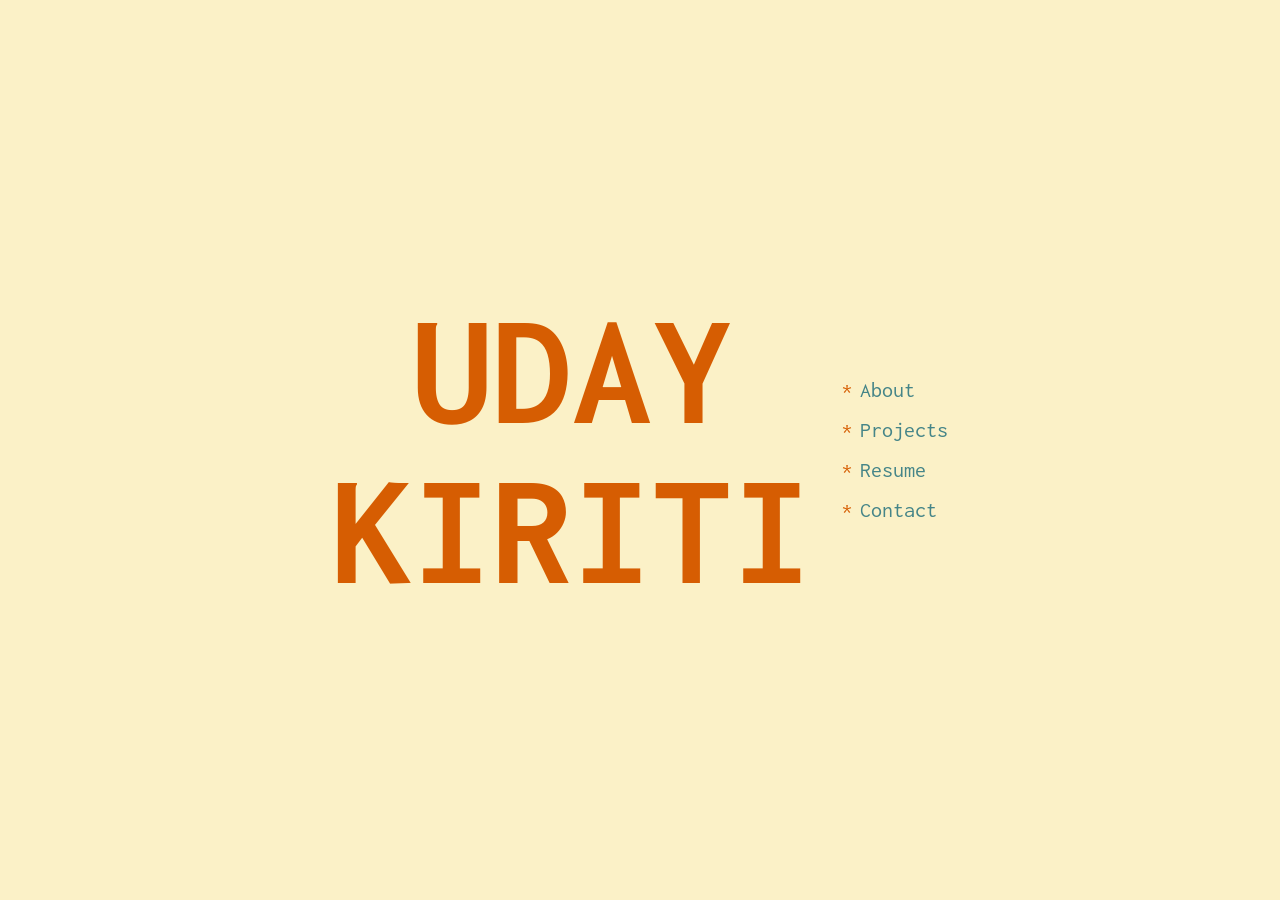
<file: index.html>
<!DOCTYPE html>
<html lang="en">
<head>
  <meta charset="utf-8" />
  <meta name="color-scheme" content="dark light" />
  <meta name="viewport" content="width=device-width, initial-scale=1.0" />
  <meta name="description" content="Uday Kiriti :  Systems programmer, C++, Rust, KL University" />
  <meta name="theme-color" content="#282828" />
  <title>Uday Kiriti</title>
  <link rel="icon" href="data:image/svg+xml,<svg xmlns='http://www.w3.org/2000/svg' viewBox='0 0 100 100'><rect width='100' height='100' rx='12' fill='%23282828'/><text x='50' y='76' font-size='72' text-anchor='middle' font-family='monospace' font-weight='bold' fill='%23d65d0e'>U</text></svg>" />
  <link rel="preconnect" href="https://fonts.googleapis.com" />
  <link rel="preconnect" href="https://fonts.gstatic.com" crossorigin />
  <link rel="preload" as="style" href="https://fonts.googleapis.com/css2?family=Inconsolata:wght@400;700&display=swap" onload="this.onload=null;this.rel='stylesheet'" />
  <noscript><link rel="stylesheet" href="https://fonts.googleapis.com/css2?family=Inconsolata:wght@400;700&display=swap" /></noscript>
  <link rel="stylesheet" href="style.css" />
</head>
<body class="index">
  <div class="container">
    <article class="index-article">
      <h1>UDAY<br>KIRITI</h1>
      <ul>
        <li><a href="about.html">About</a></li>
        <li><a href="projects.html">Projects</a></li>
        <li><a href="resume.html">Resume</a></li>
        <li><a href="contact.html">Contact</a></li>
      </ul>
    </article>
  </div>
  <footer><span> 2026</span></footer>
</body>
</html>
</file>
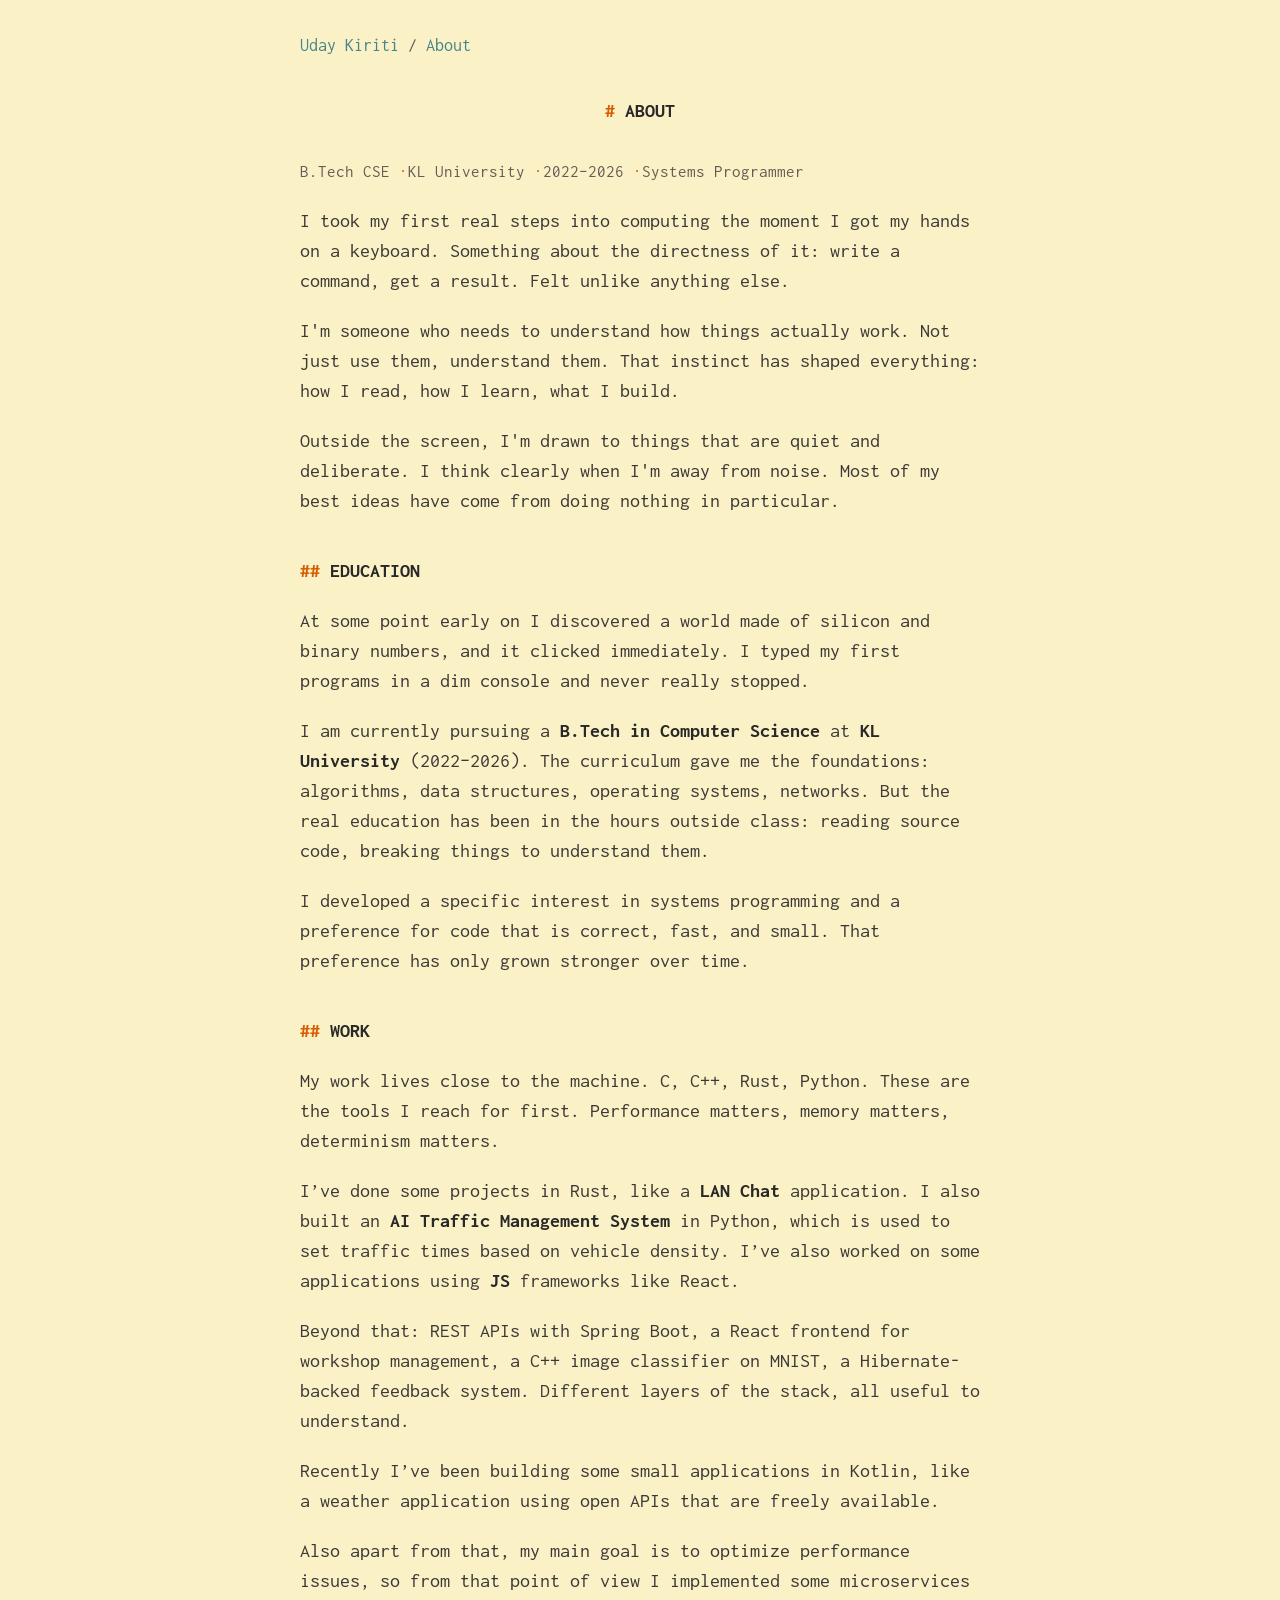
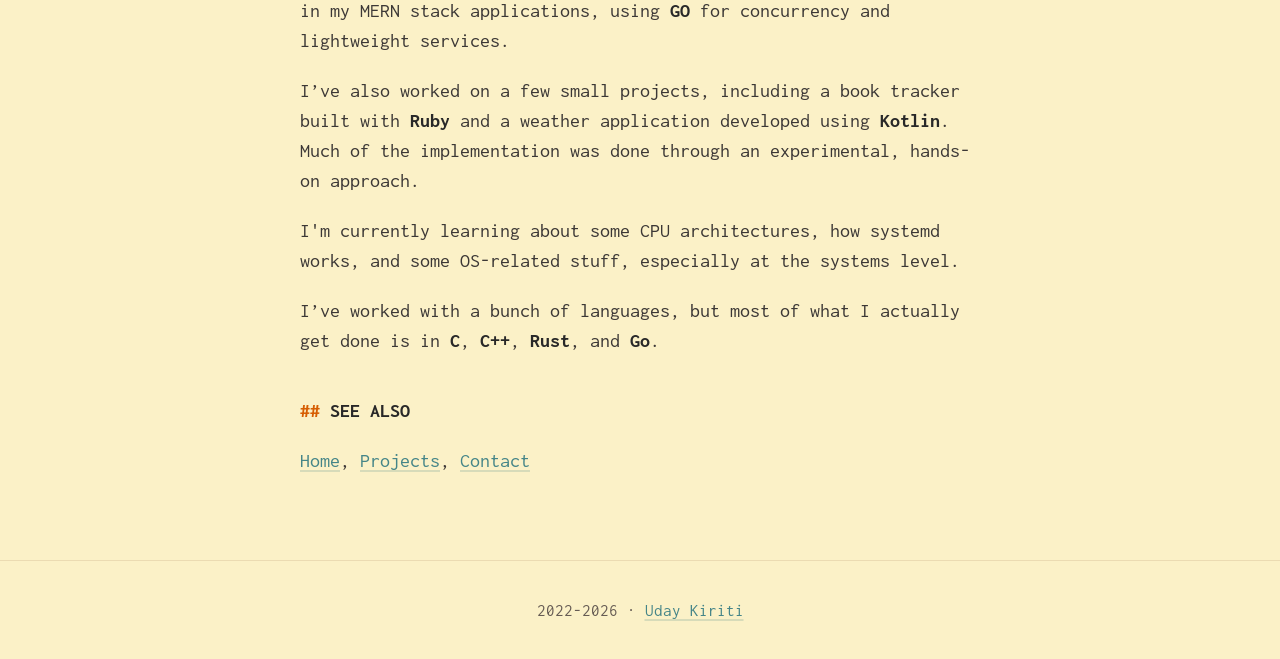
<file: about.html>
<!DOCTYPE html>
<html lang="en">
<head>
  <meta charset="utf-8" />
  <meta name="color-scheme" content="dark light" />
  <meta name="viewport" content="width=device-width, initial-scale=1.0" />
  <meta name="description" content="About Uday Kiriti — Systems programmer at KL University" />
  <title>About - Uday Kiriti</title>
  <link rel="icon" href="data:image/svg+xml,<svg xmlns='http://www.w3.org/2000/svg' viewBox='0 0 100 100'><rect width='100' height='100' rx='12' fill='%23282828'/><text x='50' y='76' font-size='72' text-anchor='middle' font-family='monospace' font-weight='bold' fill='%23d65d0e'>U</text></svg>" />
  <link rel="preconnect" href="https://fonts.googleapis.com" />
  <link rel="preconnect" href="https://fonts.gstatic.com" crossorigin />
  <link rel="preload" as="style" href="https://fonts.googleapis.com/css2?family=Inconsolata:wght@400;700&display=swap" onload="this.onload=null;this.rel='stylesheet'" />
  <noscript><link rel="stylesheet" href="https://fonts.googleapis.com/css2?family=Inconsolata:wght@400;700&display=swap" /></noscript>
  <link rel="stylesheet" href="style.css" />
</head>
<body>
  <div class="container">
    <nav class="breadcrumb" aria-label="breadcrumb">
      <a href="index.html">Uday Kiriti</a> / <a href="about.html">About</a>
    </nav>
    <article>
      <h1>About</h1>

      <div class="about-meta">
        <span>B.Tech CSE</span>
        <span>KL University</span>
        <span>2022–2026</span>
        <span>Systems Programmer</span>
      </div>

      <p>I took my first real steps into computing the moment I got my hands on a keyboard. Something about the directness of it: write a command, get a result. Felt unlike anything else.</p>
      <p>I'm someone who needs to understand how things actually work. Not just use them, understand them. That instinct has shaped everything: how I read, how I learn, what I build.</p>
      <p>Outside the screen, I'm drawn to things that are quiet and deliberate. I think clearly when I'm away from noise. Most of my best ideas have come from doing nothing in particular.</p>

      <h2>Education</h2>
      <p>At some point early on I discovered a world made of silicon and binary numbers, and it clicked immediately. I typed my first programs in a dim console and never really stopped.</p>
      <p>I am currently pursuing a <strong>B.Tech in Computer Science</strong> at <strong>KL University</strong> (2022–2026). The curriculum gave me the foundations: algorithms, data structures, operating systems, networks. But the real education has been in the hours outside class: reading source code, breaking things to understand them.</p>
      <p>I developed a specific interest in systems programming and a preference for code that is correct, fast, and small. That preference has only grown stronger over time.</p>

      <h2>Work</h2>
      <p>My work lives close to the machine. C, C++, Rust, Python. These are the tools I reach for first. Performance matters, memory matters, determinism matters.</p>
      <p>I’ve done some projects in Rust, like a <strong>LAN Chat</strong> application. I also built an <strong>AI Traffic Management System</strong> in Python, which is used to set traffic times based on vehicle density. I’ve also worked on some applications using <strong>JS</strong> frameworks like React.</p>
      <p>Beyond that: REST APIs with Spring Boot, a React frontend for workshop management, a C++ image classifier on MNIST, a Hibernate-backed feedback system. Different layers of the stack, all useful to understand.
      </p>
      <p>Recently I’ve been building some small applications in Kotlin, like a weather application using open APIs that are freely available.</p>
      <p>Also apart from that, my main goal is to optimize performance issues, so from that point of view I implemented some microservices in my MERN stack applications, using <strong>GO</strong> for concurrency and lightweight services.
      </p>
      <p>
      I’ve also worked on a few small projects, including a book tracker built with <strong>Ruby</strong> and a weather application developed using <strong>Kotlin</strong>. Much of the implementation was done through an experimental, hands-on approach.
      </p>
      <p>I'm currently learning about some CPU architectures, how systemd works, and some OS-related stuff, especially at the systems level.
      </p>
      <p>
      I’ve worked with a bunch of languages, but most of what I actually get done is in <strong>C</strong>, <strong>C++</strong>, <strong>Rust</strong>, and <strong>Go</strong>.
      </p>
      <h2>See Also</h2>
      <p><a href="index.html">Home</a>, <a href="projects.html">Projects</a>, <a href="contact.html">Contact</a></p>
    </article>
  </div>
  <footer><span> 2022-2026 · <a href="index.html">Uday Kiriti</a></span></footer>
</body>
</html>
</file>
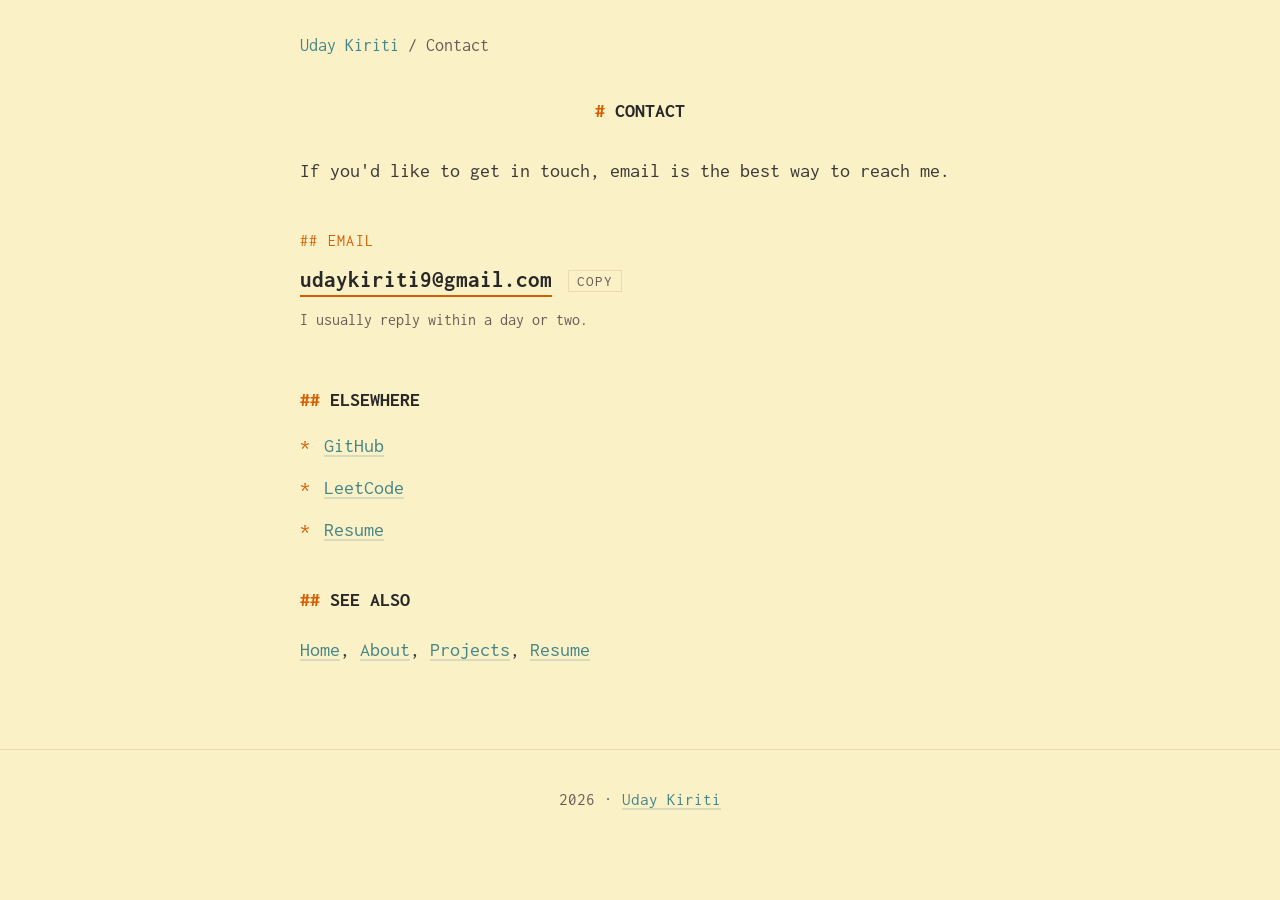
<file: contact.html>
<!DOCTYPE html>
<html lang="en">
<head>
  <meta charset="utf-8" />
  <meta name="color-scheme" content="dark light" />
  <meta name="viewport" content="width=device-width, initial-scale=1.0" />
  <meta name="description" content="Contact Uday Kiriti" />
  <title>Contact - Uday Kiriti</title>
  <link rel="icon" href="data:image/svg+xml,<svg xmlns='http://www.w3.org/2000/svg' viewBox='0 0 100 100'><rect width='100' height='100' rx='12' fill='%23282828'/><text x='50' y='76' font-size='72' text-anchor='middle' font-family='monospace' font-weight='bold' fill='%23d65d0e'>U</text></svg>" />
  <link rel="preconnect" href="https://fonts.googleapis.com" />
  <link rel="preconnect" href="https://fonts.gstatic.com" crossorigin />
  <link rel="preload" as="style" href="https://fonts.googleapis.com/css2?family=Inconsolata:wght@400;700&display=swap" onload="this.onload=null;this.rel='stylesheet'" />
  <noscript><link rel="stylesheet" href="https://fonts.googleapis.com/css2?family=Inconsolata:wght@400;700&display=swap" /></noscript>
  <link rel="stylesheet" href="style.css" />
</head>
<body>
  <div class="container">
    <nav class="breadcrumb" aria-label="breadcrumb">
      <a href="index.html">Uday Kiriti</a> / Contact
    </nav>
    <article>
      <h1>Contact</h1>

      <p>If you'd like to get in touch, email is the best way to reach me.</p>

      <div class="email-block">
        <span class="email-label">## email</span>
        <div class="email-container">
          <a href="mailto:udaykiriti9@gmail.com" class="email-link">udaykiriti9@gmail.com</a>
          <button type="button" class="copy-btn" data-copy="udaykiriti9@gmail.com" aria-label="Copy email">copy</button>
        </div>
        <p class="email-note">I usually reply within a day or two.</p>
      </div>

      <h2>Elsewhere</h2>
      <ul class="contact-links">
        <li>
          <a href="https://github.com/udaykiriti" target="_blank" rel="noopener">GitHub</a>
        </li>
        <li>
          <a href="https://leetcode.com/u/Uday9__/" target="_blank" rel="noopener">LeetCode</a>
        </li>
        <li>
          <a href="resume.pdf" target="_blank" rel="noopener">Resume</a>
        </li>
      </ul>

      <h2>See Also</h2>
      <p><a href="index.html">Home</a>, <a href="about.html">About</a>, <a href="projects.html">Projects</a>, <a href="resume.html">Resume</a></p>
    </article>
  </div>
  <footer><span> 2026 · <a href="index.html">Uday Kiriti</a></span></footer>
  <div class="toast" id="toast" role="alert" aria-live="polite"></div>
  <script src="script.js"></script>
</body>
</html>
</file>
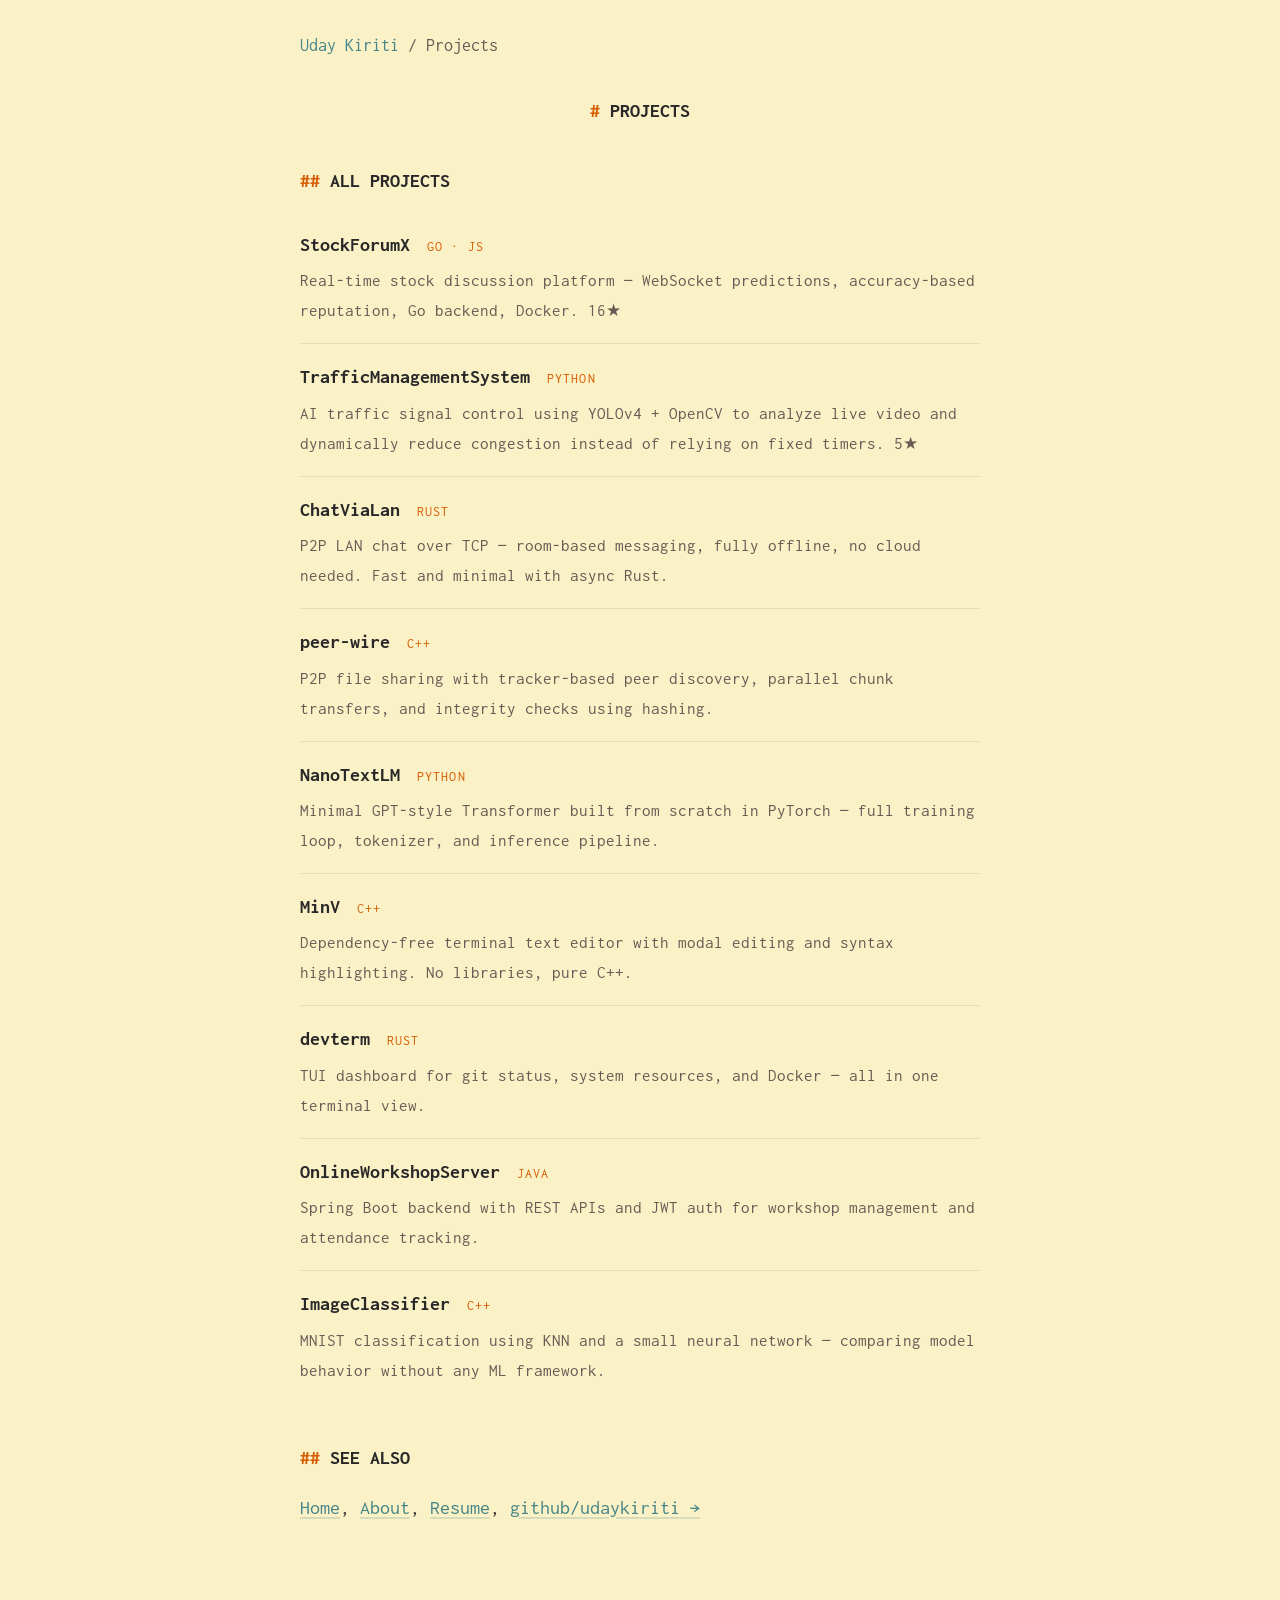
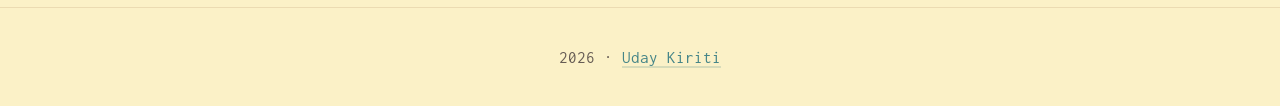
<file: projects.html>
<!DOCTYPE html>
<html lang="en">
<head>
  <meta charset="utf-8" />
  <meta name="color-scheme" content="dark light" />
  <meta name="viewport" content="width=device-width, initial-scale=1.0" />
  <meta name="description" content="Projects by Uday Kiriti — Rust, C++, Java, React" />
  <title>Projects - Uday Kiriti</title>
  <link rel="icon" href="data:image/svg+xml,<svg xmlns='http://www.w3.org/2000/svg' viewBox='0 0 100 100'><rect width='100' height='100' rx='12' fill='%23282828'/><text x='50' y='76' font-size='72' text-anchor='middle' font-family='monospace' font-weight='bold' fill='%23d65d0e'>U</text></svg>" />
  <link rel="preconnect" href="https://fonts.googleapis.com" />
  <link rel="preconnect" href="https://fonts.gstatic.com" crossorigin />
  <link rel="preload" as="style" href="https://fonts.googleapis.com/css2?family=Inconsolata:wght@400;700&display=swap" onload="this.onload=null;this.rel='stylesheet'" />
  <noscript><link rel="stylesheet" href="https://fonts.googleapis.com/css2?family=Inconsolata:wght@400;700&display=swap" /></noscript>
  <link rel="stylesheet" href="style.css" />
</head>
<body>
  <div class="container">
    <nav class="breadcrumb" aria-label="breadcrumb">
      <a href="index.html">Uday Kiriti</a> / Projects
    </nav>
    <article>
      <h1>Projects</h1>

      <h2>All Projects</h2>
      <ul class="project-list">
        <li>
          <div class="proj-row">
            <a class="proj-name" href="https://github.com/udaykiriti/StockForumX" target="_blank" rel="noopener">StockForumX</a>
            <span class="proj-lang">Go · JS</span>
          </div>
          <p class="proj-desc">Real-time stock discussion platform — WebSocket predictions, accuracy-based reputation, Go backend, Docker. 16★</p>
        </li>
        <li>
          <div class="proj-row">
            <a class="proj-name" href="https://github.com/udaykiriti/TrafficManagementSystem" target="_blank" rel="noopener">TrafficManagementSystem</a>
            <span class="proj-lang">Python</span>
          </div>
          <p class="proj-desc">AI traffic signal control using YOLOv4 + OpenCV to analyze live video and dynamically reduce congestion instead of relying on fixed timers. 5★</p>
        </li>
        <li>
          <div class="proj-row">
            <a class="proj-name" href="https://github.com/udaykiriti/ChatViaLan" target="_blank" rel="noopener">ChatViaLan</a>
            <span class="proj-lang">Rust</span>
          </div>
          <p class="proj-desc">P2P LAN chat over TCP — room-based messaging, fully offline, no cloud needed. Fast and minimal with async Rust.</p>
        </li>
        <li>
          <div class="proj-row">
            <a class="proj-name" href="https://github.com/udaykiriti/peer-wire" target="_blank" rel="noopener">peer-wire</a>
            <span class="proj-lang">C++</span>
          </div>
          <p class="proj-desc">P2P file sharing with tracker-based peer discovery, parallel chunk transfers, and integrity checks using hashing.</p>
        </li>
        <li>
          <div class="proj-row">
            <a class="proj-name" href="https://github.com/udaykiriti/NanoTextLM" target="_blank" rel="noopener">NanoTextLM</a>
            <span class="proj-lang">Python</span>
          </div>
          <p class="proj-desc">Minimal GPT-style Transformer built from scratch in PyTorch — full training loop, tokenizer, and inference pipeline.</p>
        </li>
        <li>
          <div class="proj-row">
            <a class="proj-name" href="https://github.com/udaykiriti/MinV" target="_blank" rel="noopener">MinV</a>
            <span class="proj-lang">C++</span>
          </div>
          <p class="proj-desc">Dependency-free terminal text editor with modal editing and syntax highlighting. No libraries, pure C++.</p>
        </li>
        <li>
          <div class="proj-row">
            <a class="proj-name" href="https://github.com/udaykiriti/devterm" target="_blank" rel="noopener">devterm</a>
            <span class="proj-lang">Rust</span>
          </div>
          <p class="proj-desc">TUI dashboard for git status, system resources, and Docker — all in one terminal view.</p>
        </li>
        <li>
          <div class="proj-row">
            <a class="proj-name" href="https://github.com/udaykiriti/OnlineWorkshopServer" target="_blank" rel="noopener">OnlineWorkshopServer</a>
            <span class="proj-lang">Java</span>
          </div>
          <p class="proj-desc">Spring Boot backend with REST APIs and JWT auth for workshop management and attendance tracking.</p>
        </li>
        <li>
          <div class="proj-row">
            <a class="proj-name" href="https://github.com/udaykiriti/ImageClassifier" target="_blank" rel="noopener">ImageClassifier</a>
            <span class="proj-lang">C++</span>
          </div>
          <p class="proj-desc">MNIST classification using KNN and a small neural network — comparing model behavior without any ML framework.</p>
        </li>
      </ul>

      <h2>See Also</h2>
      <p><a href="index.html">Home</a>, <a href="about.html">About</a>, <a href="resume.html">Resume</a>, <a href="https://github.com/udaykiriti" target="_blank" rel="noopener">github/udaykiriti →</a></p>
    </article>
  </div>
  <footer><span>2026 · <a href="index.html">Uday Kiriti</a></span></footer>
</body>
</html>
</file>
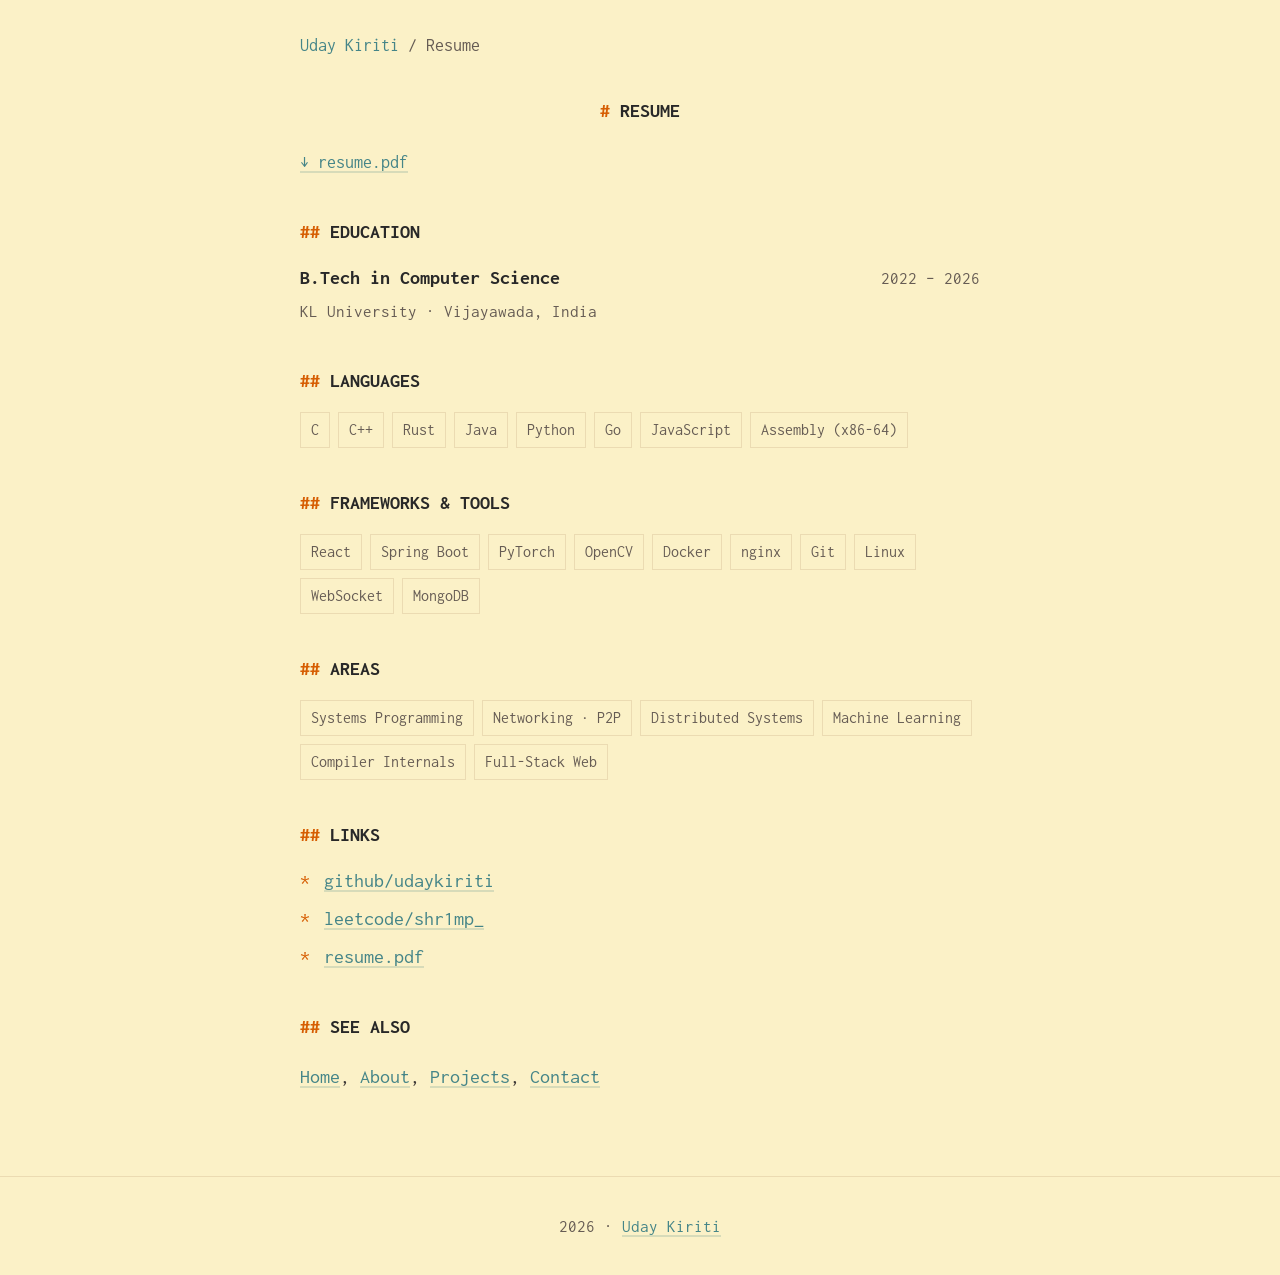
<file: resume.html>
<!DOCTYPE html>
<html lang="en">
<head>
  <meta charset="utf-8" />
  <meta name="color-scheme" content="dark light" />
  <meta name="viewport" content="width=device-width, initial-scale=1.0" />
  <meta name="description" content="Resume of Uday Kiriti — Skills, Education" />
  <title>Resume - Uday Kiriti</title>
  <link rel="icon" href="data:image/svg+xml,<svg xmlns='http://www.w3.org/2000/svg' viewBox='0 0 100 100'><rect width='100' height='100' rx='12' fill='%23282828'/><text x='50' y='76' font-size='72' text-anchor='middle' font-family='monospace' font-weight='bold' fill='%23d65d0e'>U</text></svg>" />
  <link rel="preconnect" href="https://fonts.googleapis.com" />
  <link rel="preconnect" href="https://fonts.gstatic.com" crossorigin />
  <link rel="preload" as="style" href="https://fonts.googleapis.com/css2?family=Inconsolata:wght@400;700&display=swap" onload="this.onload=null;this.rel='stylesheet'" />
  <noscript><link rel="stylesheet" href="https://fonts.googleapis.com/css2?family=Inconsolata:wght@400;700&display=swap" /></noscript>
  <link rel="stylesheet" href="style.css" />
</head>
<body>
  <div class="container">
    <nav class="breadcrumb" aria-label="breadcrumb">
      <a href="index.html">Uday Kiriti</a> / Resume
    </nav>
    <article>
      <h1>Resume</h1>

      <p class="resume-dl"><a href="resume.pdf" target="_blank" rel="noopener">↓ resume.pdf</a></p>

      <h2>Education</h2>
      <div class="edu-item">
        <div class="edu-row">
          <strong>B.Tech in Computer Science</strong>
          <span class="edu-year">2022 – 2026</span>
        </div>
        <p class="edu-sub">KL University · Vijayawada, India</p>
      </div>

      <h2>Languages</h2>
      <ul class="tag-list">
        <li>C</li>
        <li>C++</li>
        <li>Rust</li>
        <li>Java</li>
        <li>Python</li>
        <li>Go</li>
        <li>JavaScript</li>
        <li>Assembly (x86-64)</li>
      </ul>

      <h2>Frameworks &amp; Tools</h2>
      <ul class="tag-list">
        <li>React</li>
        <li>Spring Boot</li>
        <li>PyTorch</li>
        <li>OpenCV</li>
        <li>Docker</li>
        <li>nginx</li>
        <li>Git</li>
        <li>Linux</li>
        <li>WebSocket</li>
        <li>MongoDB</li>
      </ul>

      <h2>Areas</h2>
      <ul class="tag-list">
        <li>Systems Programming</li>
        <li>Networking · P2P</li>
        <li>Distributed Systems</li>
        <li>Machine Learning</li>
        <li>Compiler Internals</li>
        <li>Full-Stack Web</li>
      </ul>

      <h2>Links</h2>
      <ul>
        <li><a href="https://github.com/udaykiriti" target="_blank" rel="noopener">github/udaykiriti</a></li>
        <li><a href="https://leetcode.com/u/shr2mp_/" target="_blank" rel="noopener">leetcode/shr1mp_</a></li>
        <li><a href="resume.pdf" target="_blank" rel="noopener">resume.pdf</a></li>
      </ul>

      <h2>See Also</h2>
      <p><a href="index.html">Home</a>, <a href="about.html">About</a>, <a href="projects.html">Projects</a>, <a href="contact.html">Contact</a></p>
    </article>
  </div>
  <footer><span>2026 · <a href="index.html">Uday Kiriti</a></span></footer>
</body>
</html>
</file>
<file: style.css>
:root {
  --bg: #282828;
  --bg-code: #3c3836;
  --text: #ebdbb2;
  --dim: #bdae93;
  --heading: #fbf1c7;
  --accent: #d65d0e;
  --link: #83a598;
  --link-h: #8ec07c;
}

@media (prefers-color-scheme: light) {
  :root {
    --bg: #fbf1c7;
    --bg-code: #ebdbb2;
    --text: #3c3836;
    --dim: #665c54;
    --heading: #282828;
    --accent: #d65d02;
    --link: #458588;
    --link-h: #689d6a;
  }

  a {
    text-decoration-color: rgba(69, 133, 136, 0.3);
  }

  a:hover {
    text-decoration-color: rgba(104, 157, 106, 0.3);
  }

  .tag-list li {
    border-color: var(--dim);
  }
}

*,
*::before,
*::after {
  box-sizing: border-box;
}

body {
  margin: 0;
}

html {
  -webkit-text-size-adjust: 100%;
}

body {
  font-family: "Inconsolata", "Courier New", Courier, monospace;
  font-size: 20px;
  line-height: 1.5em;
  background: var(--bg);
  color: var(--text);
  min-height: 100vh;
}

:focus-visible {
  outline: 2px solid var(--accent);
  outline-offset: 3px;
}

.container {
  max-width: calc(640px + 4em);
  margin: 0 auto;
  padding: 1.5em 1em;
}

/*
   INDEX PAGE
*/
body.index {
  display: flex;
  flex-direction: column;
  justify-content: center;
  align-items: center;
}

body.index .container {
  padding: 1em;
}

.index-article {
  display: flex;
  justify-content: center;
  align-items: center;
  gap: 1.5em;
}

.index-article h1::before {
  content: none;
}

.index-article h1 {
  font-size: 8em;
  font-weight: 700;
  color: var(--accent);
  line-height: 1;
  margin: 0;
  text-transform: uppercase;
}

.index-article ul {
  list-style: none;
  padding: 0;
  margin: 0;
}

.index-article ul li {
  display: flex;
  align-items: center;
  gap: 0.4em;
  margin: 0.35em 0;
  padding-left: 0;
}

.index-article ul li::before {
  content: "*";
  color: var(--accent);
  position: static;
  flex-shrink: 0;
  line-height: 1;
}

.index-article ul a {
  color: var(--link);
  font-size: 1.1em;
  text-decoration: none;
  display: block;
  padding: 0.25em 0;
  line-height: 1;
}

.index-article ul a:hover {
  color: var(--link-h);
  text-decoration: underline;
}

body.index footer {
  display: none;
}

@media (max-width: 600px) {
  .index-article {
    flex-direction: column;
    text-align: center;
  }

  .index-article h1 {
    font-size: 20vw;
  }

  .index-article ul {
    align-items: flex-start;
  }
}

/*
   CONTENT PAGES
*/

/* Breadcrumb */
.breadcrumb {
  color: var(--dim);
  margin-bottom: 2em;
  font-size: 0.9em;
}

.breadcrumb a {
  color: var(--link);
  text-decoration: none;
}

.breadcrumb a:hover {
  color: var(--link-h);
  text-decoration: underline;
}

/* Headings */
h1 {
  font-size: 1em;
  font-weight: 700;
  text-transform: uppercase;
  color: var(--heading);
  margin: 0 0 1.5em;
  text-align: center;
}

h1::before {
  content: "# ";
  color: var(--accent);
}

h2 {
  font-size: 1em;
  font-weight: 700;
  text-transform: uppercase;
  color: var(--heading);
  margin: 2em 0 0.8em;
}

h2::before {
  content: "## ";
  color: var(--accent);
}

h2.no-prefix::before {
  content: none;
}

/* Text */
p {
  margin: 1em 0;
  color: var(--text);
}

strong {
  color: var(--heading);
  font-weight: 700;
}

/* Links */
a {
  color: var(--link);
  text-decoration-thickness: 2px;
  text-underline-offset: 3px;
  text-decoration-color: rgba(131, 165, 152, 0.3);
}

a:visited {
  color: var(--link);
}

a:hover {
  color: var(--link-h);
}

/* Lists */
ul {
  list-style: none;
  padding: 0;
  margin: 0;
}

ul li {
  padding-left: 1.2em;
  position: relative;
  margin: 0.4em 0;
  color: var(--text);
}

ul li::before {
  content: "* ";
  position: absolute;
  left: 0;
  color: var(--accent);
}

/* About meta chips */
.about-meta {
  display: flex;
  flex-wrap: wrap;
  color: var(--dim);
  font-size: 0.85em;
  margin-bottom: 1em;
}

.about-meta span {
  white-space: nowrap;
}

.about-meta span::after {
  content: " · ";
  color: var(--accent);
}

.about-meta span:last-child::after {
  content: "";
}

/* Project item */
.proj-lang {
  font-size: 0.7em;
  color: var(--accent);
  text-transform: uppercase;
  letter-spacing: 0.08em;
  margin-left: 0.5em;
  vertical-align: middle;
}

.proj-desc {
  color: var(--dim);
  font-size: 0.85em;
  margin: 0.2em 0 0;
}

/* Project list */
.project-list {
  margin-top: 0.5em;
}

.project-list li {
  padding: 0.9em 0;
  border-bottom: 1px solid var(--bg-code);
  margin: 0;
}

.project-list li:last-child {
  border-bottom: none;
}

.project-list li::before {
  content: none;
}

.proj-row {
  display: flex;
  align-items: baseline;
  gap: 0.5em;
  flex-wrap: wrap;
}

.proj-name {
  font-weight: 700;
  color: var(--heading);
  font-size: 1em;
  text-decoration: none;
}

.proj-name:hover {
  color: var(--link-h);
}

/* Skills */
.resume-dl {
  margin: -0.5em 0 1.5em;
  font-size: 0.9em;
}

.edu-item {
  margin: 0.8em 0 1.5em;
}

.edu-row {
  display: flex;
  justify-content: space-between;
  align-items: baseline;
  flex-wrap: wrap;
  gap: 0.5em;
}

.edu-year {
  color: var(--dim);
  font-size: 0.85em;
}

.edu-sub {
  color: var(--dim);
  font-size: 0.85em;
  margin: 0.2em 0 0;
}

.tag-list {
  display: flex;
  flex-wrap: wrap;
  gap: 0.4em;
  margin: 0.6em 0 0.4em;
}

.tag-list li {
  padding: 2px 10px;
  border: 1px solid var(--bg-code);
  color: var(--dim);
  font-size: 0.82em;
  margin: 0;
}

.tag-list li::before {
  content: none;
}

/* Contact */
.email-block {
  margin: 2em 0 2.5em;
}

.email-label {
  display: block;
  font-size: 0.8em;
  color: var(--accent);
  text-transform: uppercase;
  letter-spacing: 0.08em;
  margin-bottom: 0.5em;
}

.email-container {
  display: flex;
  align-items: center;
  gap: 0.8em;
  flex-wrap: wrap;
}

.email-link {
  color: var(--heading);
  font-size: 1.15em;
  font-weight: 700;
  text-decoration: none;
  border-bottom: 2px solid var(--accent);
  padding-bottom: 1px;
}

.email-link:hover {
  color: var(--link-h);
  border-bottom-color: var(--link-h);
}

.email-note {
  font-size: 0.8em;
  color: var(--dim);
  margin: 0.5em 0 0;
}

.copy-btn {
  background: none;
  border: 1px solid var(--bg-code);
  font-family: inherit;
  font-size: 0.75em;
  color: var(--dim);
  padding: 2px 8px;
  cursor: pointer;
  text-transform: uppercase;
  letter-spacing: 0.06em;
}

.copy-btn:hover,
.copy-btn.copied {
  color: var(--text);
  border-color: var(--dim);
}

.contact-links li {
  margin: 0.6em 0;
}

.contact-link-desc {
  color: var(--dim);
  font-size: 0.85em;
  margin-left: 0.3em;
}

/* Toast */
.toast {
  position: fixed;
  bottom: 24px;
  right: 24px;
  background: var(--heading);
  color: var(--bg);
  font-family: "Inconsolata", monospace;
  font-size: 0.75em;
  padding: 6px 12px;
  opacity: 0;
  pointer-events: none;
  transition: opacity 0.2s;
  text-transform: uppercase;
  letter-spacing: 0.08em;
  z-index: 200;
}

.toast.show {
  opacity: 1;
}

/* Footer */
footer {
  text-align: center;
  padding: 2em 1em;
  color: var(--dim);
  font-size: 0.85em;
  border-top: 1px solid var(--bg-code);
  margin-top: 2em;
}

footer a {
  color: var(--link);
}

/* Responsive */
@media (max-width: 600px) {
  body {
    font-size: 18px;
  }
}
</file>
